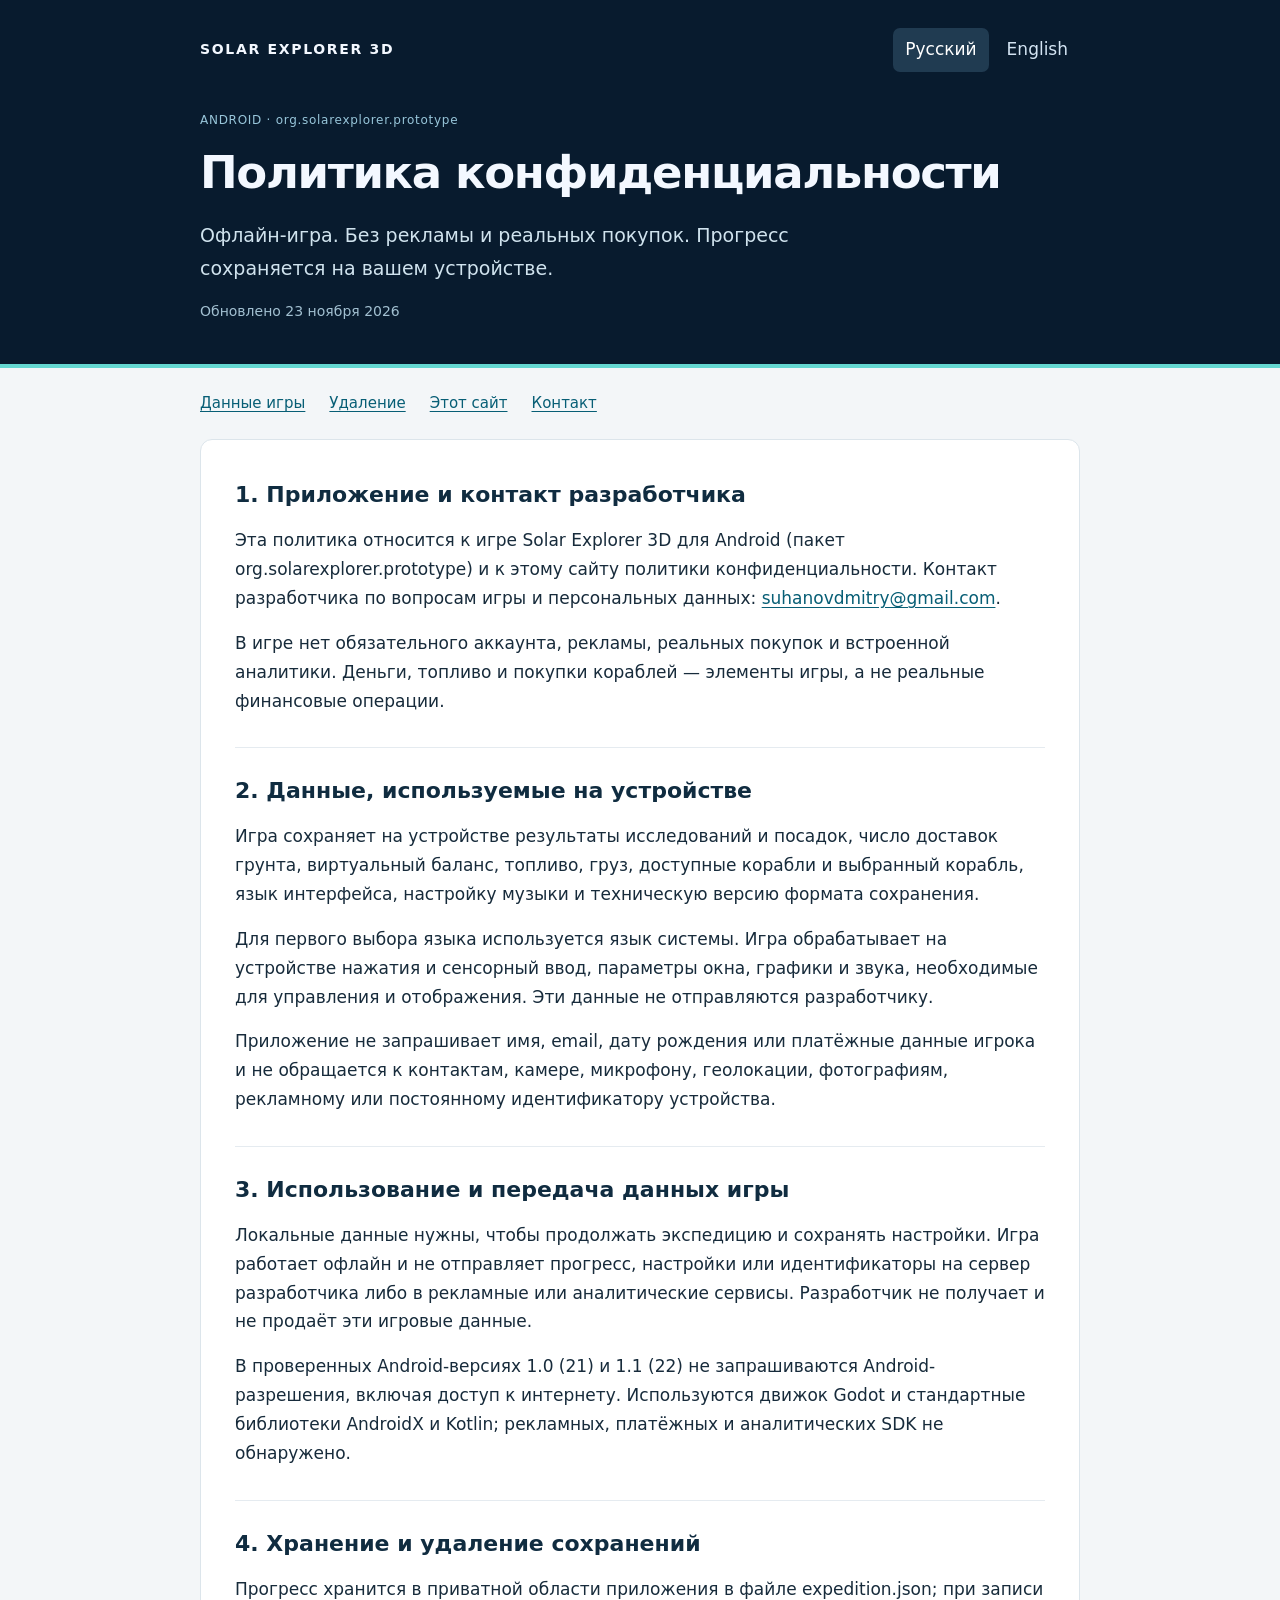
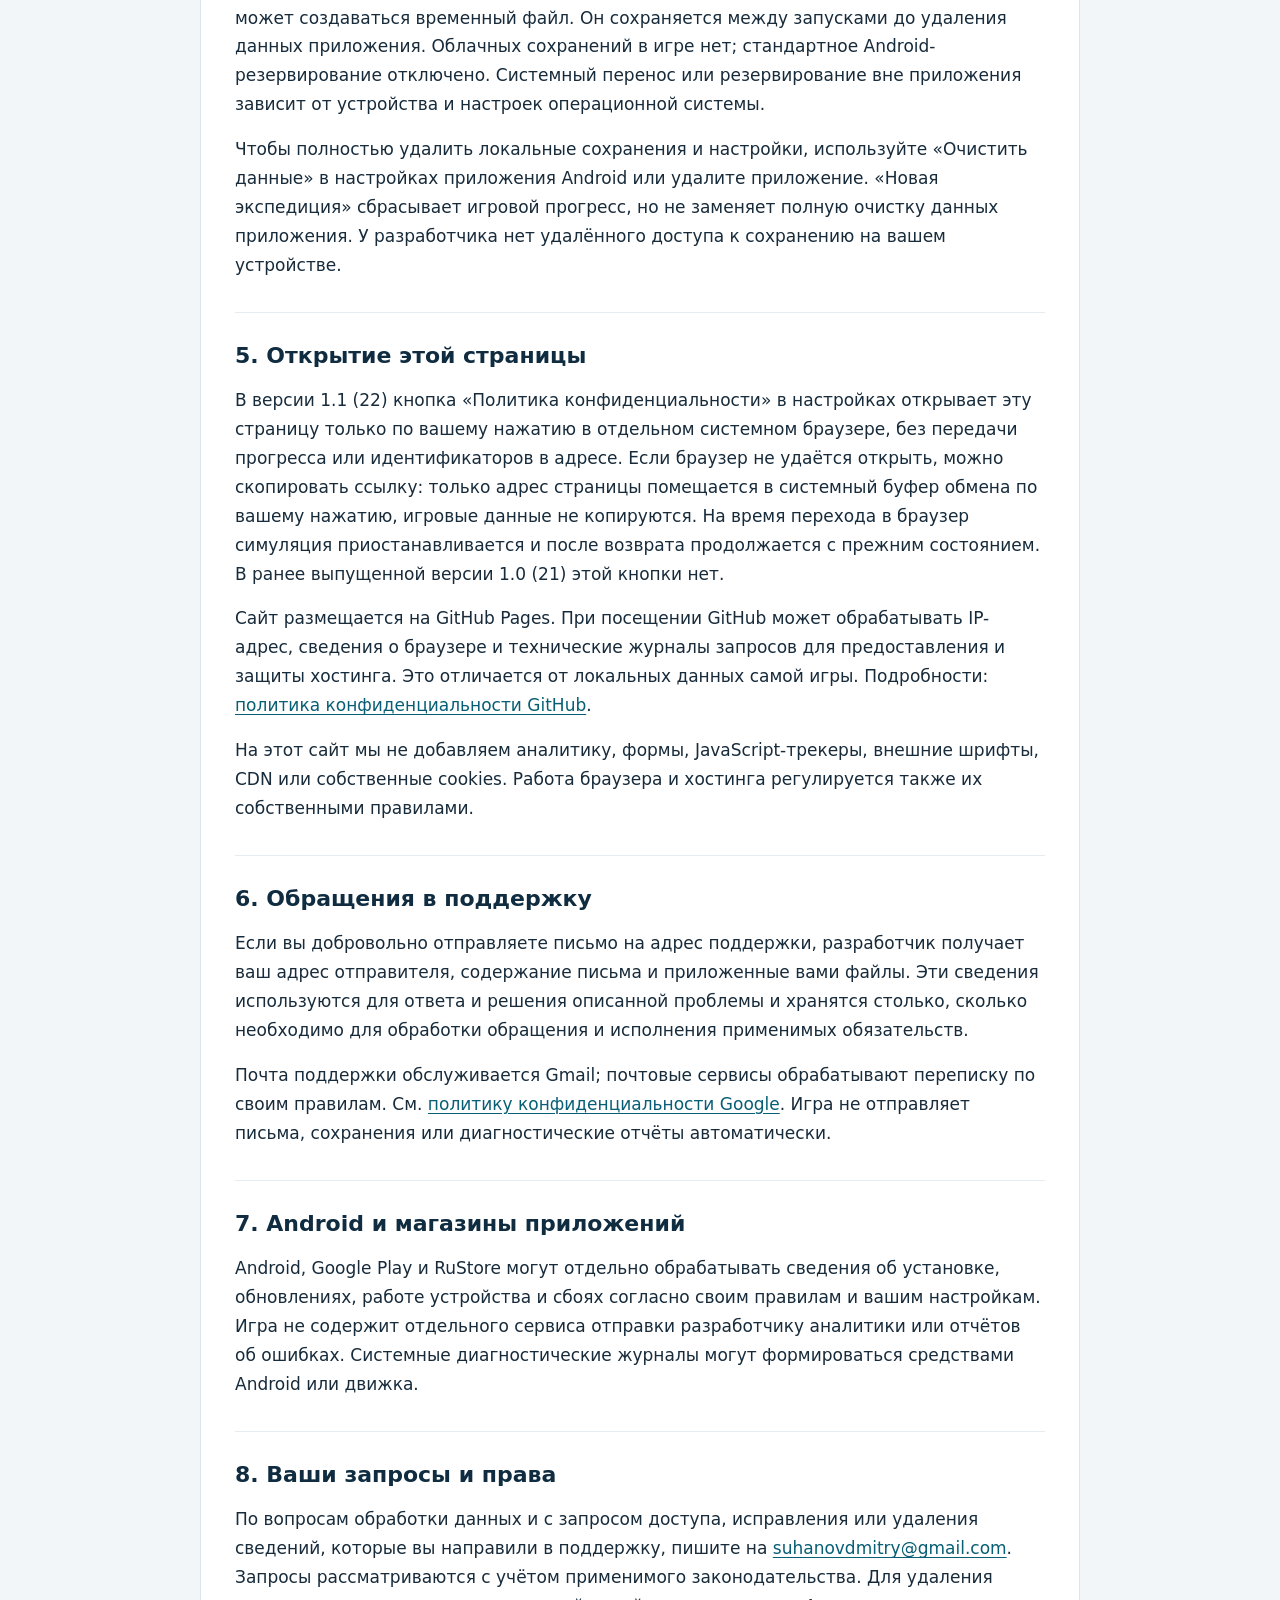
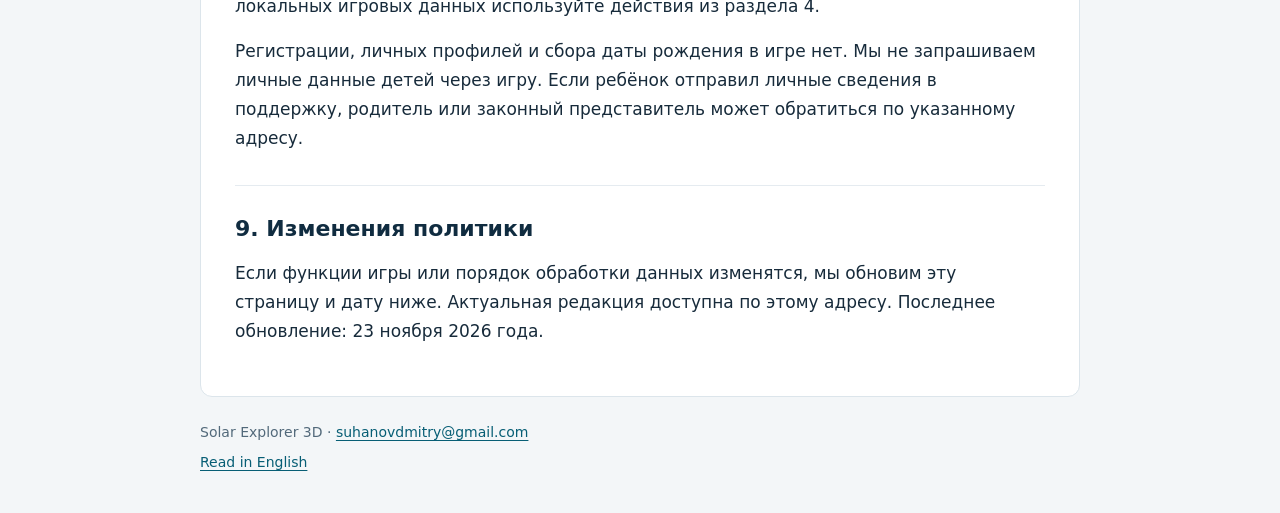
<file: index.html>
<!doctype html>
<html lang="ru">
<head>
  <meta charset="utf-8">
  <meta name="viewport" content="width=device-width, initial-scale=1">
  <meta name="description" content="Политика конфиденциальности — Solar Explorer 3D. Офлайн-игра. Без рекламы и реальных покупок. Прогресс сохраняется на вашем устройстве.">
  <meta name="color-scheme" content="light">
  <meta name="referrer" content="no-referrer">
  <title>Политика конфиденциальности — Solar Explorer 3D</title>
  <link rel="stylesheet" href="style.css">
  <link rel="alternate" hreflang="en" href="en/">
</head>
<body>
<a class="skip" href="#main">К содержимому</a>
<header class="hero"><div class="wrap">
  <nav aria-label="Язык политики"><span class="brand">SOLAR EXPLORER 3D</span><div class="languages"><a href="./" lang="ru" hreflang="ru" aria-current="page">Русский</a><a href="en/" lang="en" hreflang="en" >English</a></div></nav>
  <p class="eyebrow">ANDROID · org.solarexplorer.prototype</p>
  <h1>Политика конфиденциальности</h1><p class="intro">Офлайн-игра. Без рекламы и реальных покупок. Прогресс сохраняется на вашем устройстве.</p><p class="updated"><time datetime="2026-11-23">Обновлено 23 ноября 2026</time></p>
</div></header>
<main id="main" class="wrap">
  <aside class="quick"><a href="#local-data">Данные игры</a><a href="#retention">Удаление</a><a href="#website">Этот сайт</a><a href="#contact">Контакт</a></aside>
  <article><section id="contact"><h2>1. Приложение и контакт разработчика</h2><p>Эта политика относится к игре Solar Explorer 3D для Android (пакет org.solarexplorer.prototype) и к этому сайту политики конфиденциальности. Контакт разработчика по вопросам игры и персональных данных: <a href="mailto:suhanovdmitry@gmail.com">suhanovdmitry@gmail.com</a>.</p><p>В игре нет обязательного аккаунта, рекламы, реальных покупок и встроенной аналитики. Деньги, топливо и покупки кораблей — элементы игры, а не реальные финансовые операции.</p></section>
<section id="local-data"><h2>2. Данные, используемые на устройстве</h2><p>Игра сохраняет на устройстве результаты исследований и посадок, число доставок грунта, виртуальный баланс, топливо, груз, доступные корабли и выбранный корабль, язык интерфейса, настройку музыки и техническую версию формата сохранения.</p><p>Для первого выбора языка используется язык системы. Игра обрабатывает на устройстве нажатия и сенсорный ввод, параметры окна, графики и звука, необходимые для управления и отображения. Эти данные не отправляются разработчику.</p><p>Приложение не запрашивает имя, email, дату рождения или платёжные данные игрока и не обращается к контактам, камере, микрофону, геолокации, фотографиям, рекламному или постоянному идентификатору устройства.</p></section>
<section id="use"><h2>3. Использование и передача данных игры</h2><p>Локальные данные нужны, чтобы продолжать экспедицию и сохранять настройки. Игра работает офлайн и не отправляет прогресс, настройки или идентификаторы на сервер разработчика либо в рекламные или аналитические сервисы. Разработчик не получает и не продаёт эти игровые данные.</p><p>В проверенных Android-версиях 1.0 (21) и 1.1 (22) не запрашиваются Android-разрешения, включая доступ к интернету. Используются движок Godot и стандартные библиотеки AndroidX и Kotlin; рекламных, платёжных и аналитических SDK не обнаружено.</p></section>
<section id="retention"><h2>4. Хранение и удаление сохранений</h2><p>Прогресс хранится в приватной области приложения в файле expedition.json; при записи может создаваться временный файл. Он сохраняется между запусками до удаления данных приложения. Облачных сохранений в игре нет; стандартное Android-резервирование отключено. Системный перенос или резервирование вне приложения зависит от устройства и настроек операционной системы.</p><p>Чтобы полностью удалить локальные сохранения и настройки, используйте «Очистить данные» в настройках приложения Android или удалите приложение. «Новая экспедиция» сбрасывает игровой прогресс, но не заменяет полную очистку данных приложения. У разработчика нет удалённого доступа к сохранению на вашем устройстве.</p></section>
<section id="website"><h2>5. Открытие этой страницы</h2><p>В версии 1.1 (22) кнопка «Политика конфиденциальности» в настройках открывает эту страницу только по вашему нажатию в отдельном системном браузере, без передачи прогресса или идентификаторов в адресе. Если браузер не удаётся открыть, можно скопировать ссылку: только адрес страницы помещается в системный буфер обмена по вашему нажатию, игровые данные не копируются. На время перехода в браузер симуляция приостанавливается и после возврата продолжается с прежним состоянием. В ранее выпущенной версии 1.0 (21) этой кнопки нет.</p><p>Сайт размещается на GitHub Pages. При посещении GitHub может обрабатывать IP-адрес, сведения о браузере и технические журналы запросов для предоставления и защиты хостинга. Это отличается от локальных данных самой игры. Подробности: <a href="https://docs.github.com/en/site-policy/privacy-policies/github-general-privacy-statement">политика конфиденциальности GitHub</a>.</p><p>На этот сайт мы не добавляем аналитику, формы, JavaScript-трекеры, внешние шрифты, CDN или собственные cookies. Работа браузера и хостинга регулируется также их собственными правилами.</p></section>
<section id="support"><h2>6. Обращения в поддержку</h2><p>Если вы добровольно отправляете письмо на адрес поддержки, разработчик получает ваш адрес отправителя, содержание письма и приложенные вами файлы. Эти сведения используются для ответа и решения описанной проблемы и хранятся столько, сколько необходимо для обработки обращения и исполнения применимых обязательств.</p><p>Почта поддержки обслуживается Gmail; почтовые сервисы обрабатывают переписку по своим правилам. См. <a href="https://policies.google.com/privacy">политику конфиденциальности Google</a>. Игра не отправляет письма, сохранения или диагностические отчёты автоматически.</p></section>
<section id="platforms"><h2>7. Android и магазины приложений</h2><p>Android, Google Play и RuStore могут отдельно обрабатывать сведения об установке, обновлениях, работе устройства и сбоях согласно своим правилам и вашим настройкам. Игра не содержит отдельного сервиса отправки разработчику аналитики или отчётов об ошибках. Системные диагностические журналы могут формироваться средствами Android или движка.</p></section>
<section id="rights"><h2>8. Ваши запросы и права</h2><p>По вопросам обработки данных и с запросом доступа, исправления или удаления сведений, которые вы направили в поддержку, пишите на <a href="mailto:suhanovdmitry@gmail.com">suhanovdmitry@gmail.com</a>. Запросы рассматриваются с учётом применимого законодательства. Для удаления локальных игровых данных используйте действия из раздела 4.</p><p>Регистрации, личных профилей и сбора даты рождения в игре нет. Мы не запрашиваем личные данные детей через игру. Если ребёнок отправил личные сведения в поддержку, родитель или законный представитель может обратиться по указанному адресу.</p></section>
<section id="changes"><h2>9. Изменения политики</h2><p>Если функции игры или порядок обработки данных изменятся, мы обновим эту страницу и дату ниже. Актуальная редакция доступна по этому адресу. Последнее обновление: 23 ноября 2026 года.</p></section></article>
</main>
<footer class="wrap"><p>Solar Explorer 3D · <a href="mailto:suhanovdmitry@gmail.com">suhanovdmitry@gmail.com</a></p><p><a href="en/" lang="en">Read in English</a></p></footer>
</body>
</html>
</file>
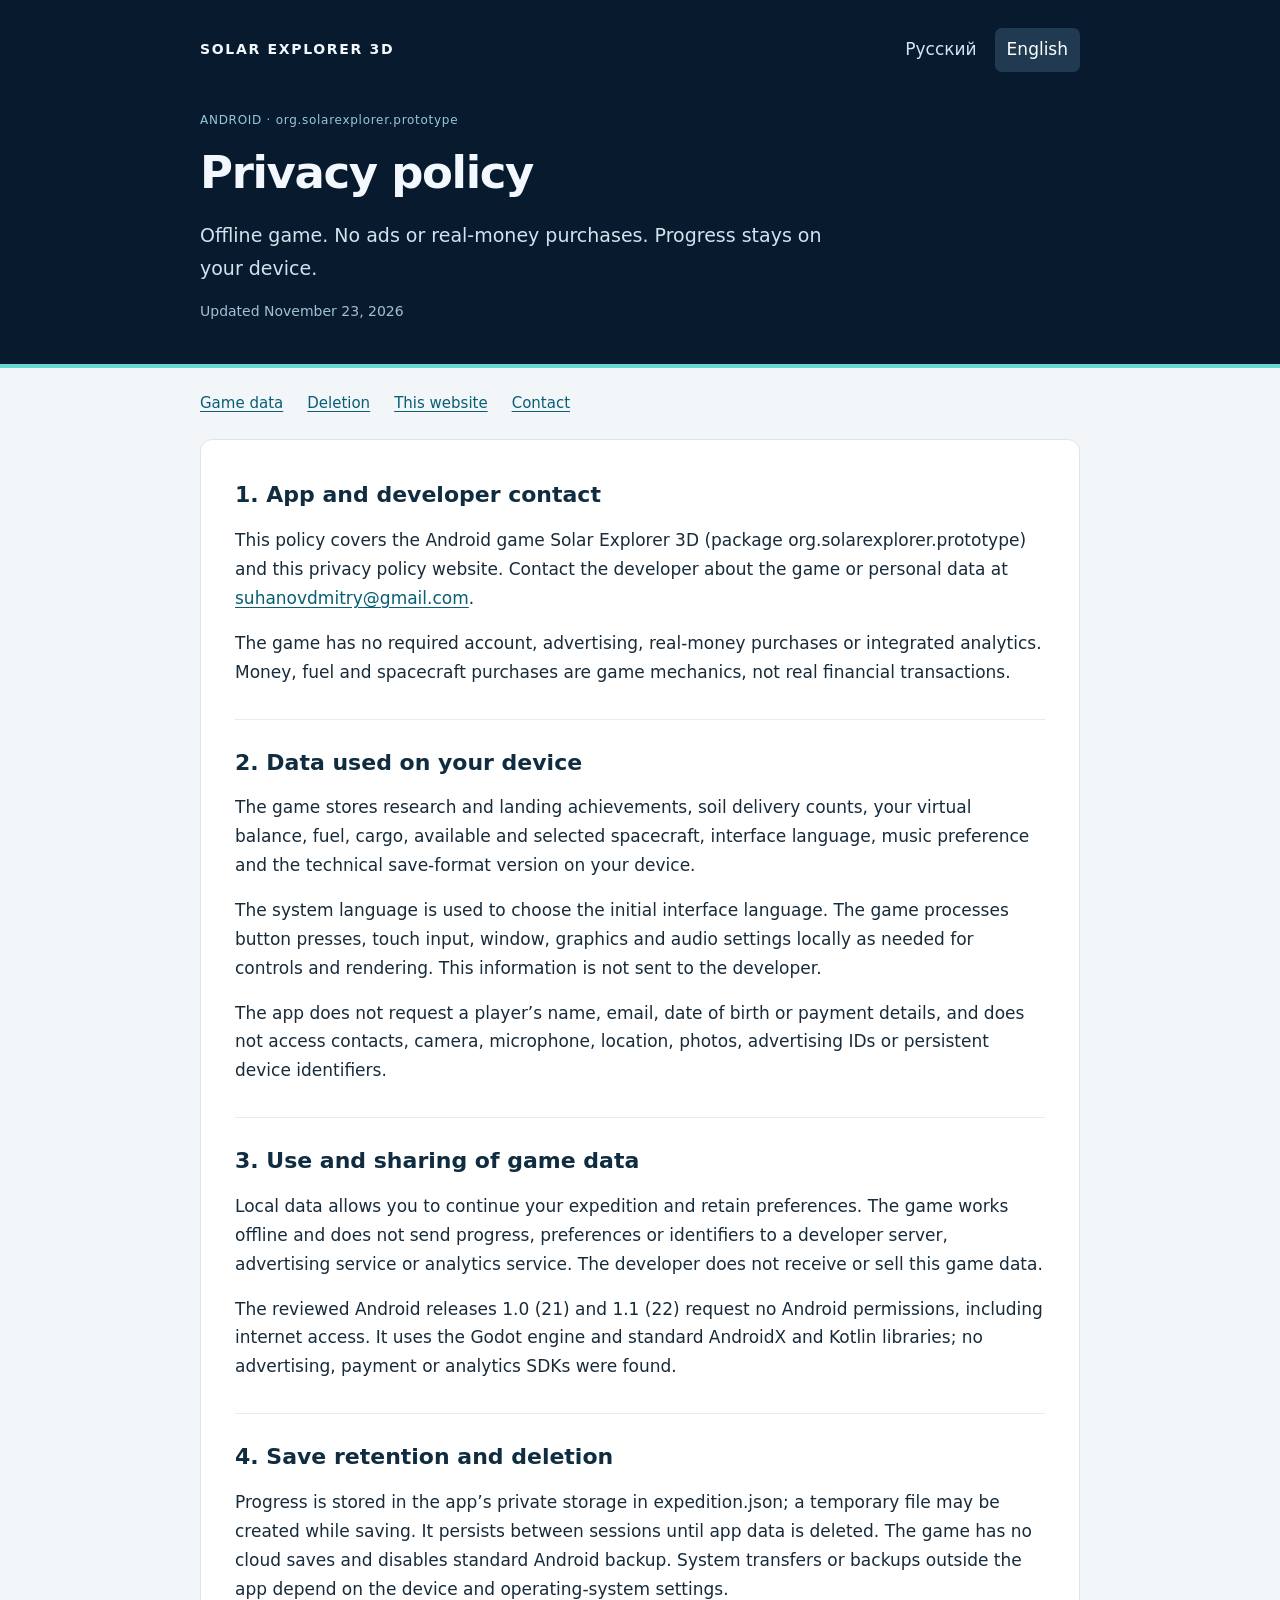
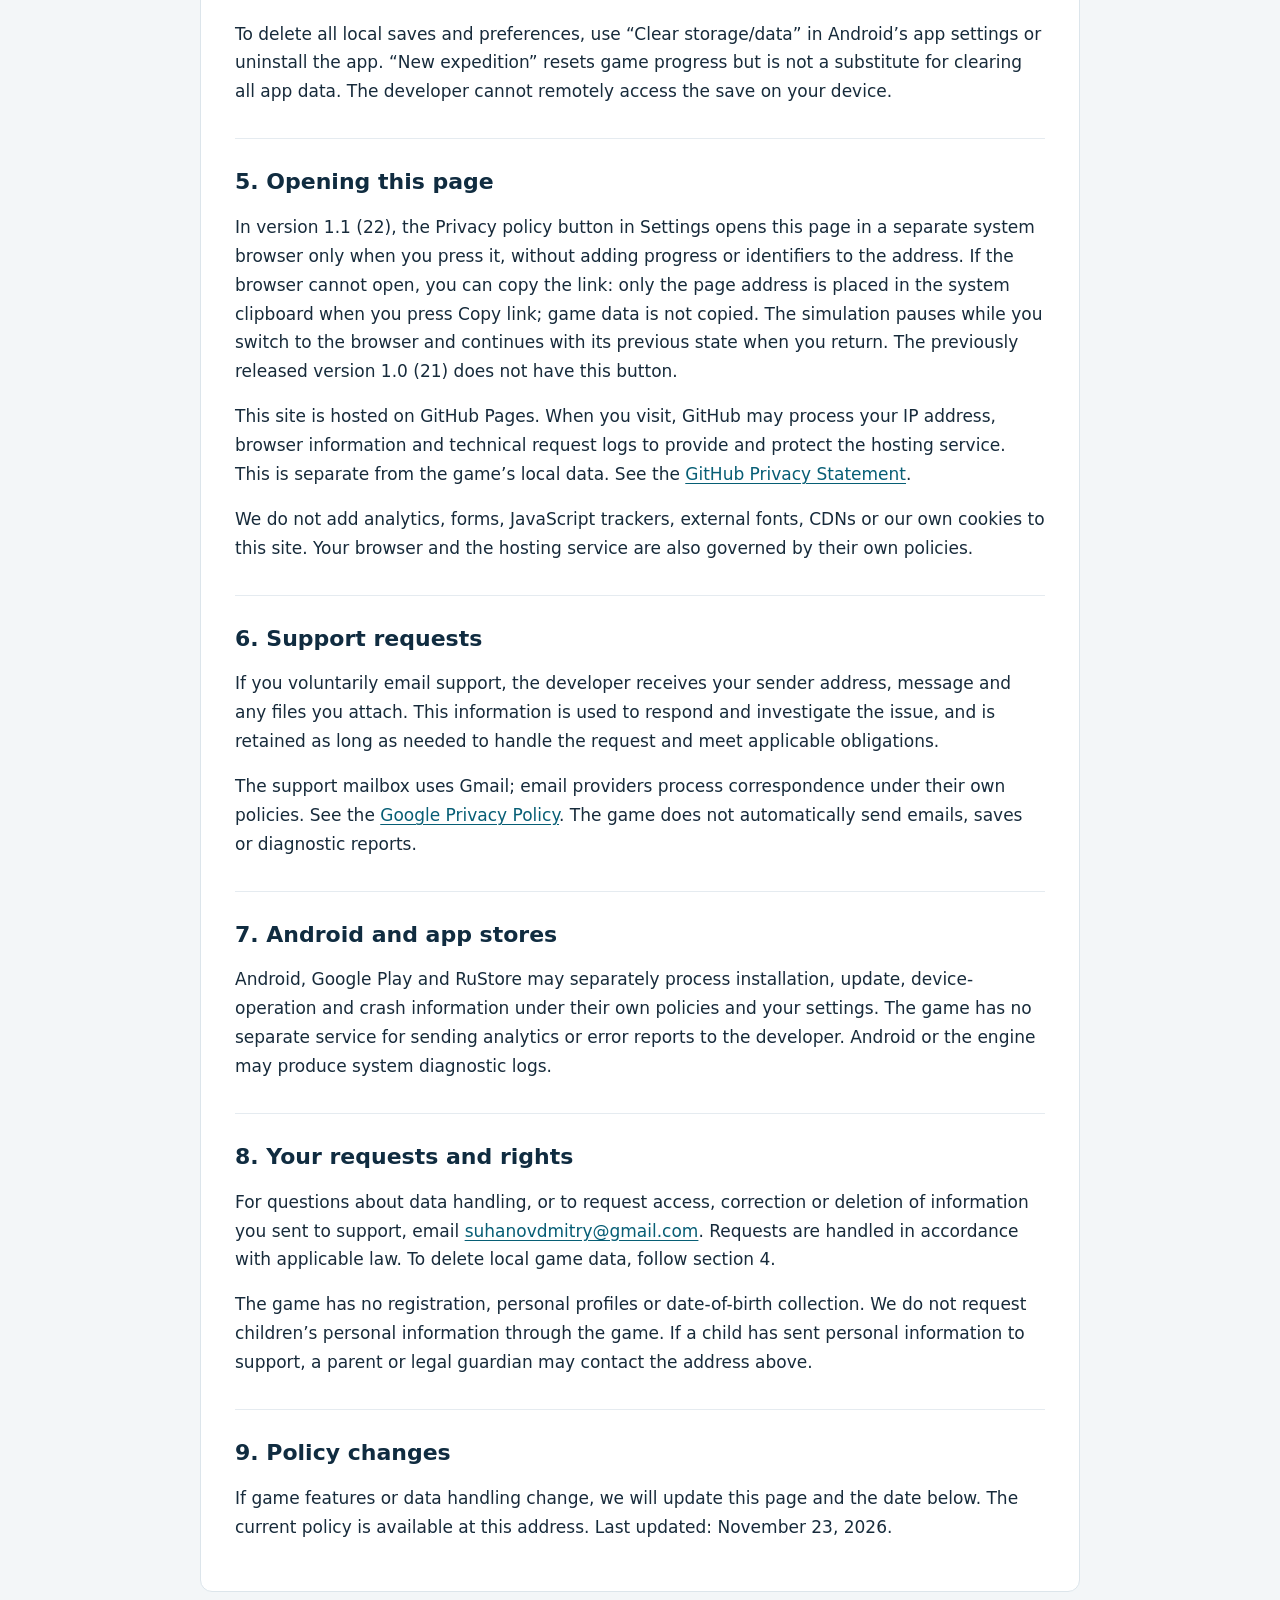
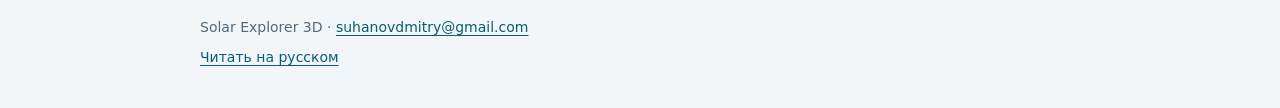
<file: en/index.html>
<!doctype html>
<html lang="en">
<head>
  <meta charset="utf-8">
  <meta name="viewport" content="width=device-width, initial-scale=1">
  <meta name="description" content="Privacy policy — Solar Explorer 3D. Offline game. No ads or real-money purchases. Progress stays on your device.">
  <meta name="color-scheme" content="light">
  <meta name="referrer" content="no-referrer">
  <title>Privacy policy — Solar Explorer 3D</title>
  <link rel="stylesheet" href="../style.css">
  <link rel="alternate" hreflang="ru" href="../">
</head>
<body>
<a class="skip" href="#main">Skip to content</a>
<header class="hero"><div class="wrap">
  <nav aria-label="Policy language"><span class="brand">SOLAR EXPLORER 3D</span><div class="languages"><a href="../" lang="ru" hreflang="ru" >Русский</a><a href="./" lang="en" hreflang="en" aria-current="page">English</a></div></nav>
  <p class="eyebrow">ANDROID · org.solarexplorer.prototype</p>
  <h1>Privacy policy</h1><p class="intro">Offline game. No ads or real-money purchases. Progress stays on your device.</p><p class="updated"><time datetime="2026-11-23">Updated November 23, 2026</time></p>
</div></header>
<main id="main" class="wrap">
  <aside class="quick"><a href="#local-data">Game data</a><a href="#retention">Deletion</a><a href="#website">This website</a><a href="#contact">Contact</a></aside>
  <article><section id="contact"><h2>1. App and developer contact</h2><p>This policy covers the Android game Solar Explorer 3D (package org.solarexplorer.prototype) and this privacy policy website. Contact the developer about the game or personal data at <a href="mailto:suhanovdmitry@gmail.com">suhanovdmitry@gmail.com</a>.</p><p>The game has no required account, advertising, real-money purchases or integrated analytics. Money, fuel and spacecraft purchases are game mechanics, not real financial transactions.</p></section>
<section id="local-data"><h2>2. Data used on your device</h2><p>The game stores research and landing achievements, soil delivery counts, your virtual balance, fuel, cargo, available and selected spacecraft, interface language, music preference and the technical save-format version on your device.</p><p>The system language is used to choose the initial interface language. The game processes button presses, touch input, window, graphics and audio settings locally as needed for controls and rendering. This information is not sent to the developer.</p><p>The app does not request a player’s name, email, date of birth or payment details, and does not access contacts, camera, microphone, location, photos, advertising IDs or persistent device identifiers.</p></section>
<section id="use"><h2>3. Use and sharing of game data</h2><p>Local data allows you to continue your expedition and retain preferences. The game works offline and does not send progress, preferences or identifiers to a developer server, advertising service or analytics service. The developer does not receive or sell this game data.</p><p>The reviewed Android releases 1.0 (21) and 1.1 (22) request no Android permissions, including internet access. It uses the Godot engine and standard AndroidX and Kotlin libraries; no advertising, payment or analytics SDKs were found.</p></section>
<section id="retention"><h2>4. Save retention and deletion</h2><p>Progress is stored in the app’s private storage in expedition.json; a temporary file may be created while saving. It persists between sessions until app data is deleted. The game has no cloud saves and disables standard Android backup. System transfers or backups outside the app depend on the device and operating-system settings.</p><p>To delete all local saves and preferences, use “Clear storage/data” in Android’s app settings or uninstall the app. “New expedition” resets game progress but is not a substitute for clearing all app data. The developer cannot remotely access the save on your device.</p></section>
<section id="website"><h2>5. Opening this page</h2><p>In version 1.1 (22), the Privacy policy button in Settings opens this page in a separate system browser only when you press it, without adding progress or identifiers to the address. If the browser cannot open, you can copy the link: only the page address is placed in the system clipboard when you press Copy link; game data is not copied. The simulation pauses while you switch to the browser and continues with its previous state when you return. The previously released version 1.0 (21) does not have this button.</p><p>This site is hosted on GitHub Pages. When you visit, GitHub may process your IP address, browser information and technical request logs to provide and protect the hosting service. This is separate from the game’s local data. See the <a href="https://docs.github.com/en/site-policy/privacy-policies/github-general-privacy-statement">GitHub Privacy Statement</a>.</p><p>We do not add analytics, forms, JavaScript trackers, external fonts, CDNs or our own cookies to this site. Your browser and the hosting service are also governed by their own policies.</p></section>
<section id="support"><h2>6. Support requests</h2><p>If you voluntarily email support, the developer receives your sender address, message and any files you attach. This information is used to respond and investigate the issue, and is retained as long as needed to handle the request and meet applicable obligations.</p><p>The support mailbox uses Gmail; email providers process correspondence under their own policies. See the <a href="https://policies.google.com/privacy">Google Privacy Policy</a>. The game does not automatically send emails, saves or diagnostic reports.</p></section>
<section id="platforms"><h2>7. Android and app stores</h2><p>Android, Google Play and RuStore may separately process installation, update, device-operation and crash information under their own policies and your settings. The game has no separate service for sending analytics or error reports to the developer. Android or the engine may produce system diagnostic logs.</p></section>
<section id="rights"><h2>8. Your requests and rights</h2><p>For questions about data handling, or to request access, correction or deletion of information you sent to support, email <a href="mailto:suhanovdmitry@gmail.com">suhanovdmitry@gmail.com</a>. Requests are handled in accordance with applicable law. To delete local game data, follow section 4.</p><p>The game has no registration, personal profiles or date-of-birth collection. We do not request children’s personal information through the game. If a child has sent personal information to support, a parent or legal guardian may contact the address above.</p></section>
<section id="changes"><h2>9. Policy changes</h2><p>If game features or data handling change, we will update this page and the date below. The current policy is available at this address. Last updated: November 23, 2026.</p></section></article>
</main>
<footer class="wrap"><p>Solar Explorer 3D · <a href="mailto:suhanovdmitry@gmail.com">suhanovdmitry@gmail.com</a></p><p><a href="../" lang="ru">Читать на русском</a></p></footer>
</body>
</html>
</file>
<file: style.css>
*{box-sizing:border-box}html{scroll-padding-top:24px}body{margin:0;background:#f3f6f8;color:#172b3b;font:17px/1.7 system-ui,-apple-system,BlinkMacSystemFont,"Segoe UI",sans-serif}.wrap{width:min(100% - 48px,880px);margin-inline:auto}.hero{background:#081b2e;color:#f3f8ff;padding:28px 0 40px;border-bottom:4px solid #64d8d1}nav{display:flex;align-items:center;justify-content:space-between;gap:20px;flex-wrap:wrap}.brand{font-weight:750;font-size:14px;letter-spacing:.12em}.languages{display:flex;gap:6px}.languages a{color:#d3e4f3;text-decoration:none;padding:7px 12px;border-radius:7px;min-height:44px}.languages a[aria-current]{background:#203b51;color:#fff}.eyebrow{font-size:12px;letter-spacing:.06em;color:#98c6da;margin-top:38px;overflow-wrap:anywhere}h1{font-size:clamp(30px,5.5vw,45px);line-height:1.18;letter-spacing:-.03em;overflow-wrap:anywhere;hyphens:auto;margin:12px 0 20px}.intro{max-width:650px;color:#d0e3ee;font-size:19px}.updated{font-size:14px;color:#a2c0d1;margin-bottom:0}.quick{display:flex;gap:10px 24px;flex-wrap:wrap;padding:23px 0;font-size:15px}a{color:#075e75;text-underline-offset:3px;overflow-wrap:anywhere}a:hover{text-decoration-thickness:2px}a:focus-visible{outline:3px solid #b45700;outline-offset:4px}article{background:white;border:1px solid #dce5eb;border-radius:12px;padding:12px 34px 18px}section{padding:16px 0;border-bottom:1px solid #e5ebf0}section:last-child{border:0}h2{font-size:22px;line-height:1.35;color:#102c40;margin:12px 0 16px}p{margin:0 0 16px}footer{padding:24px 0 32px;font-size:14px;color:#52697a}footer p{margin-bottom:6px}.skip{position:absolute;left:16px;top:-100px;background:#fff;padding:10px;z-index:2}.skip:focus{top:10px}@media(max-width:600px){body{font-size:16px}.wrap{width:calc(100% - 32px)}.hero{padding:22px 0 30px}nav{gap:16px}.brand{font-size:12px}.languages a{padding:8px 10px}.eyebrow{margin-top:28px;font-size:11px}.intro{font-size:17px}article{padding:6px 20px 12px}h2{font-size:20px}.quick{gap:10px 18px;padding:18px 0}section{padding:14px 0}}@media(prefers-reduced-motion:reduce){html{scroll-behavior:auto}}
</file>
